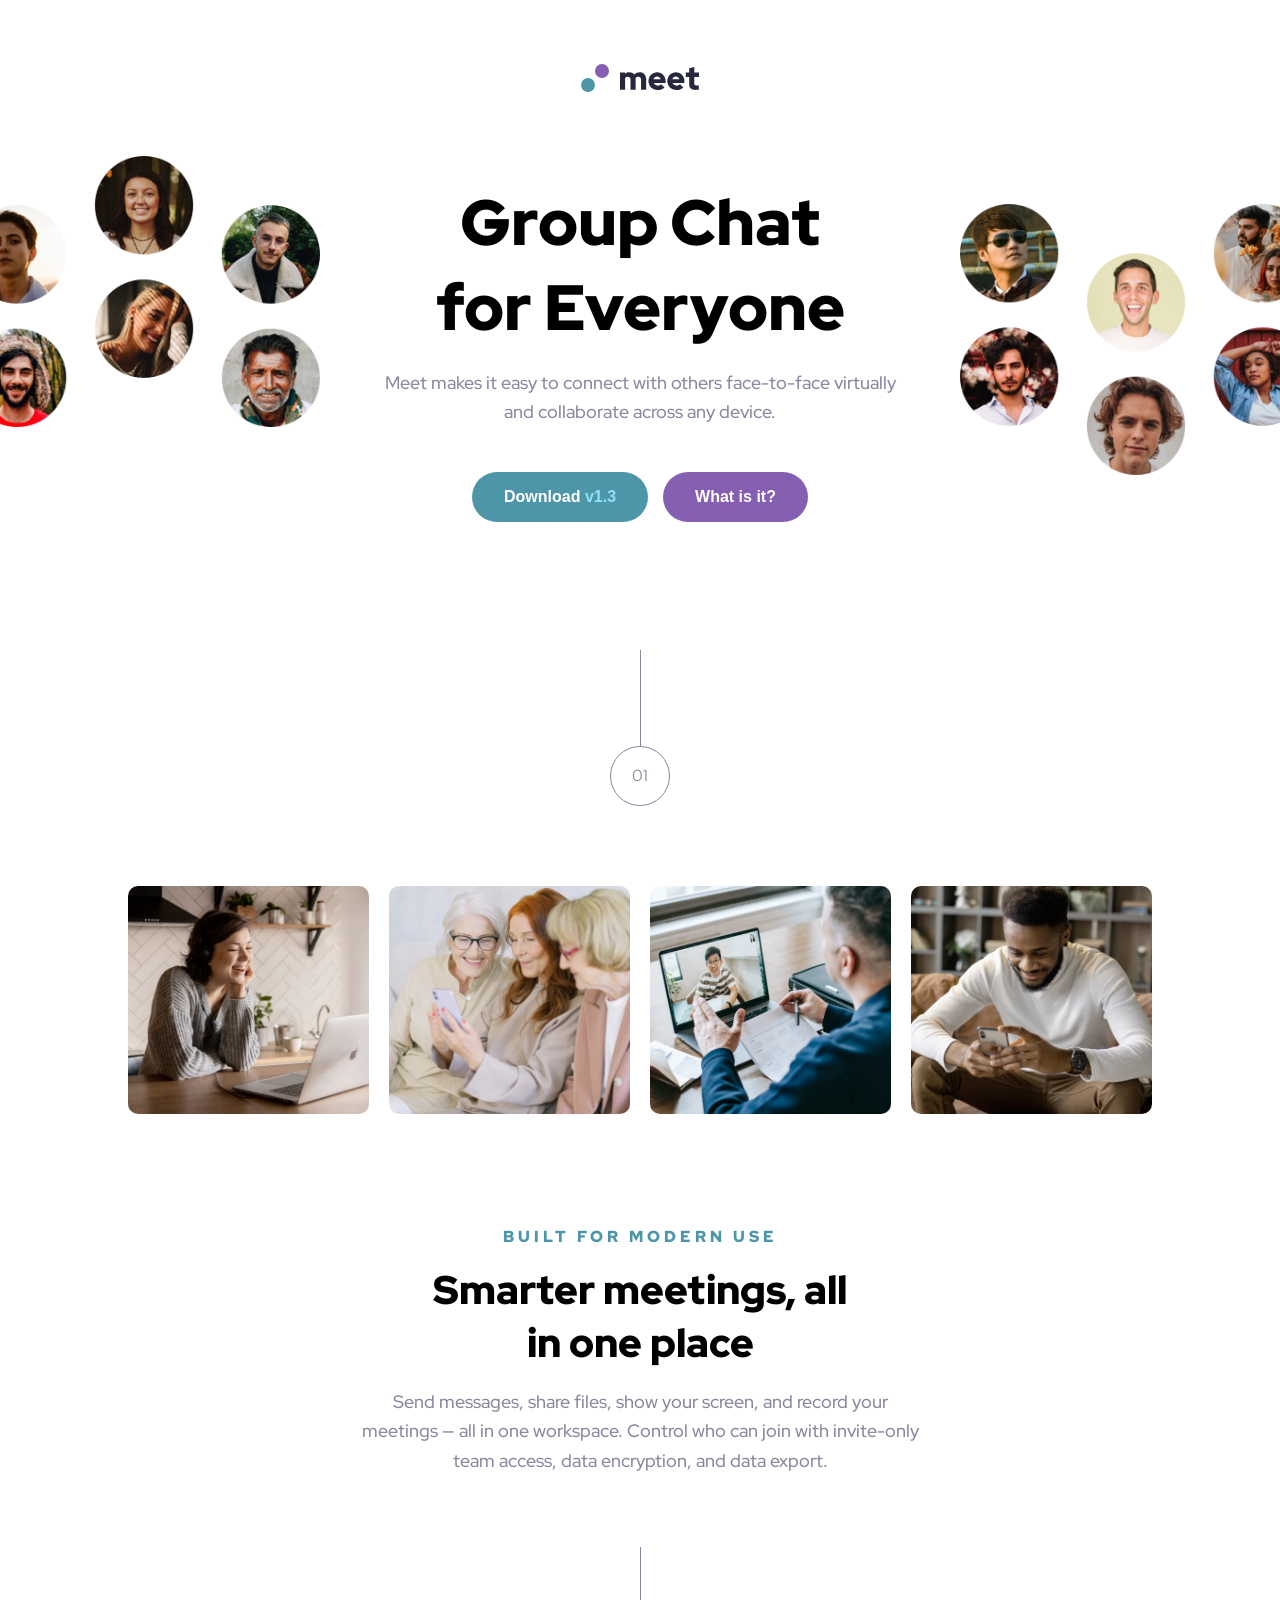
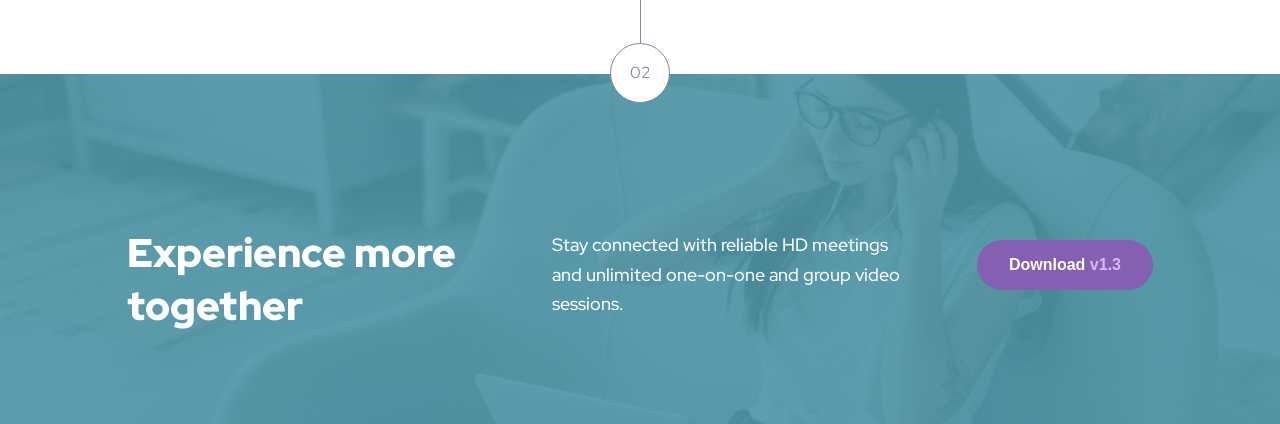
<file: index.html>
<!DOCTYPE html>
<html lang="en">
  <head>
    <meta charset="UTF-8">
    <meta name="viewport" content="width=device-width, initial-scale=1.0">

    <link rel="icon" type="image/png" sizes="32x32" href="./assets/favicon-32x32.png">
    
    <link rel="preconnect" href="https://fonts.googleapis.com">
    <link rel="preconnect" href="https://fonts.gstatic.com" crossorigin>
    <link href="https://fonts.googleapis.com/css2?family=Red+Hat+Display:wght@400;500;700;900&display=swap" rel="stylesheet"> 
    
    <link rel="stylesheet" href="./assets/css/styles.css">
    
    <title>Frontend Mentor | Meet landing page</title>
  </head>
  <body>
    <img src="./assets/logo.svg" alt=" " class="logo">
    <div class="header header-flex">
      <img src="./assets/desktop/image-hero-left.png" alt="" class="hero-img hero-img-left">
      <div class="big-hero-container">
        <img src="./assets/tablet/image-hero.png" alt="" class="big-hero-img">
      </div>
      <section class="primary-section">
        <h1 class="header-title">Group Chat for Everyone</h1>
        <P class="header-text">Meet makes it easy to connect with others face-to-face virtually and collaborate across any device.</P>
        <div class="header-btns">
          <button class="primary-btn big-btn btn">Download <span class="btn-accent primary-accent">v1.3</span></button>
          <button class="secondary-btn btn">What is it?</button>
        </div>
      </section>
      <img src="./assets/desktop/image-hero-right.png" alt="" class="hero-img hero-img-right">
    </div>
    <div class="container">
      <div class="icon-container icon-container-one">
        <div class="icon-line"></div>
        <div class="icon-border">
          <p class="icon-number">01</p>
        </div>
      </div>
      <section class="grid">
        <img class="grid-img img-one" src="./assets/desktop/image-woman-in-videocall.jpg" alt="a woman in a videocall">
        <img class="grid-img img-two" src="./assets/desktop/image-women-videochatting.jpg" alt="women videochatting">
        <img class="grid-img img-three" src="./assets/desktop/image-men-in-meeting.jpg" alt="men in a videomeeting">
        <img class="grid-img img-four" src="./assets/desktop/image-man-texting.jpg" alt="a man texting">
      </section>
      <section class="info-section">
        <p class="info-subtitle">Built for modern use</p>
        <h2 class="info-title">Smarter meetings, all in one place</h2>
        <p class="info-text">Send messages, share files, show your screen, and record your meetings — all in one 
          workspace. Control who can join with invite-only team access, data encryption, and data export.
        </p>
      </section>
      <div class="icon-container icon-container-two">
        <div class="icon-line"></div>
        <div class="icon-border">
          <p class="icon-number">02</p>
        </div>
      </div>
    </div>
    <footer class="footer">
      <div class="container footer-section">
        <h2 class="footer-title">Experience more together</h2>
        <p class="footer-text">Stay connected with reliable HD meetings and unlimited one-on-one and group video sessions.</p>
        <button class="footer-btn big-btn btn">Download <span class="btn-accent footer-accent">v1.3</span></button>
      </div>
    </footer>
  </body>
</html>
</file>
<file: assets/css/styles.css>
/* ====================
        Global
==================== */

html {
  box-sizing: border-box;
}

*,
*::before,
*::after {
  box-sizing: inherit;
}

body {
  font-family: 'Red Hat Display', sans-serif;
  margin: 0;
  padding: 0;
}

/* ====================
      Typography
==================== */

.header-title {
  font-size: 2.5rem;
}

.header-text,
.btn,
.number,
.info-subtitle,
.info-text {
  font-size: 1rem;
}

.info-title,
.footer-title {
  font-size: 2rem;
}

.footer-text {
  font-size: 1.125rem;
}

.header-title,
.btn,
.btn-accent,
.number,
.info-subtitle,
.info-title,
.footer-title {
  font-weight: 900;
}

.header-text,
.info-text,
.footer-text {
  font-weight: 500;
  line-height: 1.625em;
}

.header-text,
.info-text {
  color: #87879d;
}

.btn {
  color: #ffffff;
}

.info-subtitle {
  color: #4d96a9;
  text-transform: uppercase;
  letter-spacing: 4px;
}

/* ====================
        Layout
==================== */

.logo {
  display: block;
  margin: 4em auto;
}

.hero-img {
  display: none;
}

.big-hero-container {
  width: 100%;
  overflow: hidden;
}

.big-hero-img {
  width: 110%;
  margin-left: -1.3em;
}

.primary-section {
  margin: 0 auto;
  text-align: center;
  width: 327px;
}

.container {
  width: 80%;
  max-width: 327px;
  margin: 0 auto;
}

.icon-container {
  display: flex;
  flex-direction: column;
  margin-bottom: 3em;
}

.icon-line {
  border-left: .5px solid #87879d;
  padding: 3em;
  align-self: center;
  margin-left: 6em;
}

.icon-border {
  display: flex;
  justify-content: center;
  align-items: center;
  border: .5px solid #87879d;
  border-radius: 50%;
  width: 60px;
  height: 60px;
  margin: 0 auto;
}

.icon-number {
  color: #87879d;
}

.grid {
  display: grid;
  grid-template-columns: repeat(2, auto);
  grid-template-rows: repeat(2, auto);
  gap: 20px;
  margin: 0 auto 4em;
}

.grid-img {
  width: 100%;
  border-radius: 10px
}

.info-section {
  margin: 0 auto;
  text-align: center;
}

.info-subtitle {
  text-align: center;
}

.info-text {
  margin-bottom: 4em;
}

.icon-container-one {
  margin-bottom: 5em;
}

.icon-border {
  z-index: 10;
  background-color: #ffffff;
}

.footer {
  /* background-image: url("../../assets/mobile/image-footer.jpg"); */
  /* background-color: hsla(192, 37%, 48%, 1); */
  background: linear-gradient( hsla(192, 37%,48%, 0.9), hsla(192, 37%,48%, 0.9) ), url("../../assets/mobile/image-footer.jpg");
  /* background-blend-mode: overlay; */
  background-size: cover;
  background-repeat: no-repeat;
  padding-bottom: 5em;
  /* position: relative; */
  /* z-index: 0; */
  margin-top: -4.8em;
}

/* .overlay {
  background-color: #4d96a9;
  position: absolute;
  z-index: -10;
  top: 0;
  right: 0;
  padding: 14.10em;
  opacity: .9;
} */

.footer-section {
  margin: 0 auto;
  text-align: center;
  color: #ffffff;
}

.footer-title {
  text-align: center;
  padding-top: 2.5em;
}

.footer-text {
  margin-bottom: 2em;
}

/* ====================
        buttons
==================== */

.btn {
  display: block;
  margin: 0 auto;
  cursor: pointer;
  border: none;
  border-radius: 30px;
}

.big-btn {
  padding: 1em 2em;
}

.primary-btn {
  background-color: #4d96a9;
  margin-bottom: 1em;
}

.primary-accent {
  color: #8fe3f9;
}

.primary-btn:hover,
.primary-btn:focus {
  background-color: #71c0d4;
}

.secondary-btn {
  background-color: #855fb1;
  padding: 1em 2em;
  margin-bottom: 8em;
}

.secondary-btn:hover,
.secondary-btn:focus {
  background-color: #b18bdd;
}

.footer-btn {
  background-color: #855fb1;
}

.footer-accent {
  color: #d9b8ff;
}

.footer-btn:hover,
.footer-btn:focus {
  background-color: #b18bdd;
}

@media (min-width: 768px) {
  .hero-img {
    display: none;
  }

  .header-title {
    font-size: 3rem;
    width: 339px;
    margin: 0 auto;
  }

  .footer-title {
    font-size: 2.5rem;
  }

  .big-hero-img {
    object-fit: cover;
    width: 107%;
    margin-left: -1.5em;
    margin-bottom: 4em;
  }

  .container {
    width: 80%;
    max-width: 768px;
  }

  .primary-section {
    width: 457px;
  }

  .header-text {
    margin-bottom: 2.5em;
  }

  .primary-btn,
  .secondary-btn {
    display: inline-block;
  }

  .secondary-btn {
    margin-left: .75em;
  }

  .grid {
    grid-template-columns: repeat(4, auto);
    grid-template-rows: auto;
    gap: 10px;
    width: 100%;
  }

  .info-section {
    width: 573px;
    margin: 0 auto;
  }

  .info-title {
    font-size: 2.5rem;
    width: 445px;
    margin: 0 auto;
  }

  .footer {
    background: linear-gradient( hsla(192, 37%,48%, 0.9), hsla(192, 37%,48%, 0.9) ), url("../../assets/tablet/image-footer.jpg");
    /* background-image: url("../../assets/tablet/image-footer.jpg"); */
    padding-bottom: 6.55em;
    background-size: cover;
    background-repeat: no-repeat;
    /* background-position-x: -60px; */
    width: 100%;
  }

  .footer-title {
    width: 457px;
    margin: 0 auto;
    padding-top: 2.5em;
    margin-bottom: 1em;
  }

  .footer-text {
    margin-bottom: 3em;
  }

  .overlay {
    padding: 16.2em;
    padding-right: 35em;
  }

  @media (min-width: 1000px) {
    .header-title {
      font-size: 4rem;
    }

    .header-text,
    .info-text,
    .footer-text {
      font-size: 1.125rem;
    }

    .info-title,
    .footer-title {
      font-size: 2.5rem;
    }

    .hero-img {
      display: initial;
    }

    .big-hero-container,
    .big-hero-img {
      display: none;
    }

    .header-flex {
      display: flex;
      width: 100%;
      align-items: flex-start;
      overflow: hidden;
    }

    .primary-section {
      width: 40%;
      align-self: flex-start;
      margin-top: 1.5em;
    }

    .header-title {
      margin: 0 auto;
      width: 445px;
    }

    .hero-img {
      object-fit: contain;
      width: 27.5%;
    }

    .hero-img-left {
      margin-top: 0em;
      margin-left: -2em;
    }

    .hero-img-right {
      margin-top: 3em;
      margin-right: -2em;
    }

    .container {
      width: 80%;
      max-width: 1440px;
    }

    .grid {
      width: 100%;
      gap: 20px;
      margin-bottom: 7em;
    }

    .footer {
      background: linear-gradient( hsla(192, 37%,48%, 0.9), hsla(192, 37%,48%, 0.9) ), url("../../assets/desktop/image-footer.jpg");
      /* background-image: url("../../assets/desktop/image-footer.jpg"); */
      background-size: cover;
      background-repeat: no-repeat;
      padding: 3.25em;
      width: 100%;
    }

    .footer-section {
      display: flex;
      align-items: center;
      justify-content: space-between;
      width: 100%;
    }

    .footer-title,
    .footer-text {
      text-align: left;
    }

    .footer-title {
      width: 350px;
    }

    .footer-text {
      width: 350px;
      align-self: flex-end;
    }

    .footer-btn {
      margin-top: 2em;
    }

    .overlay {
      padding: 11em;
      padding-left: 100%;
    }
  }

}
</file>
